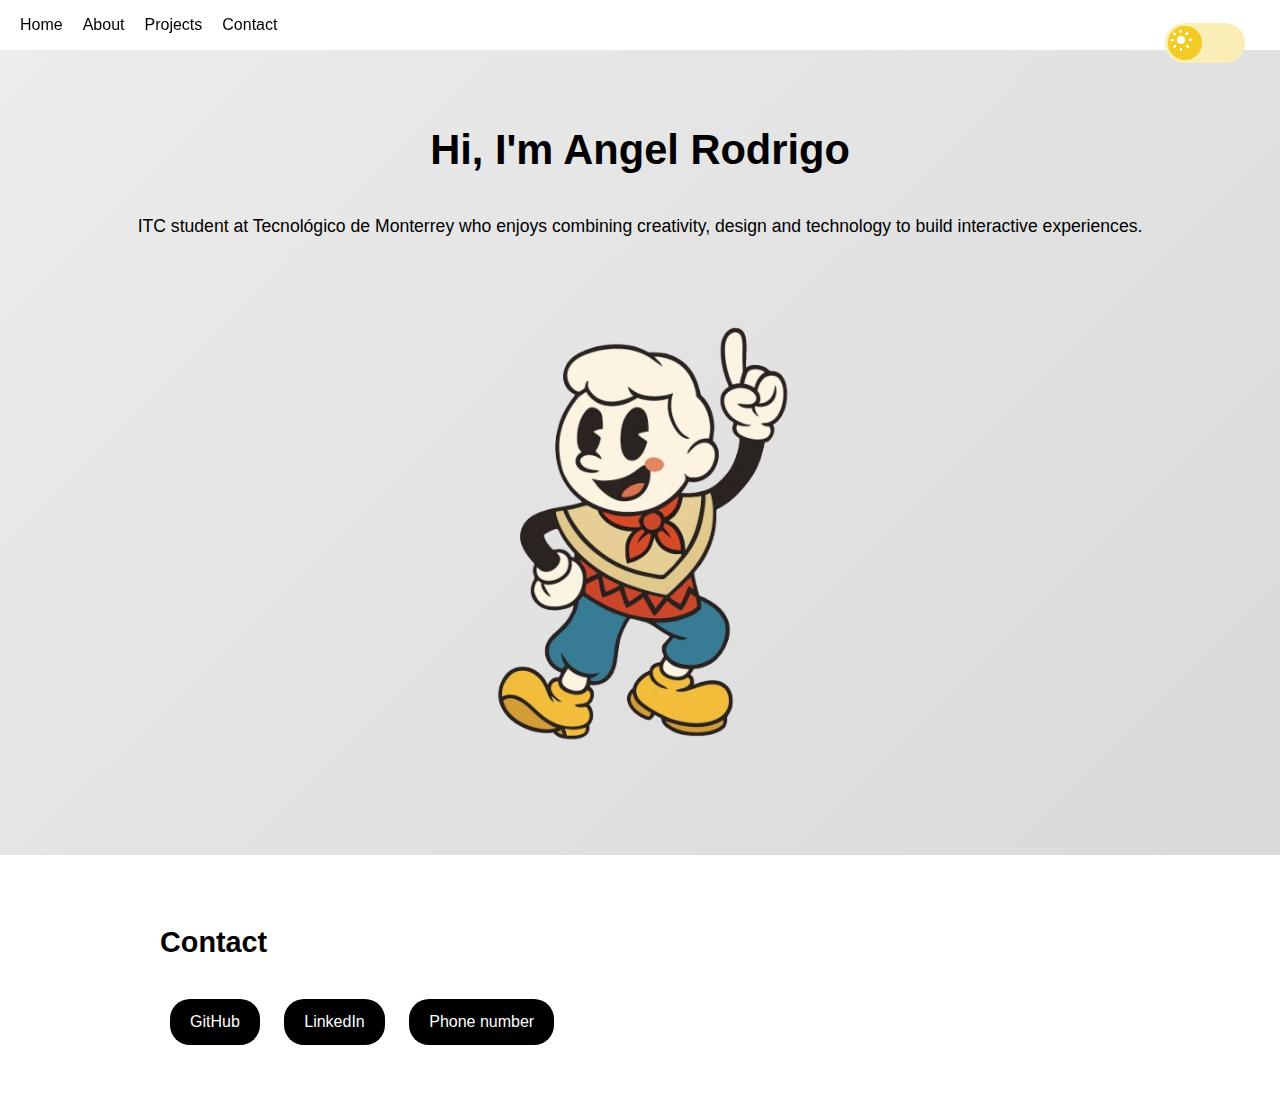
<file: index.html>
<!DOCTYPE html>
<html lang="es">
<head>
    <meta charset="UTF-8">
    <meta name="viewport" content="width=device-width, initial-scale=1.0">  <!-- Vendita linea de codigo -->
    <title>Angel | Portafolio </title>
    <link rel="stylesheet" href="style.css">
</head>
<body>
<nav class="navbar">
  <ul class="nav-links">
    <li><a href="#">Home</a></li>
    <li><a href="about.html">About</a></li>
    <li><a href="projects.html">Projects</a></li>
    <li><a href="#contact">Contact</a></li>
  </ul>
</nav>

    <header>
         <!-- TEXTO -->
  <div class="hero-text">
    <h1>Hi, I'm Angel Rodrigo</h1>
    <p>
      ITC student at Tecnológico de Monterrey who enjoys combining
      creativity, design and technology to build interactive experiences.
    </p>
  </div>

  <!-- IMAGEN -->
  <div class="hero-image">
    <img src="img/photo.png" alt="Angel Rodrigo">
  </div>
        <!-- Theme toggle -->
        <label for="theme" class="theme">
        <span class="theme__toggle-wrap">
            <input 
            id="themeToggle"
            class="theme__toggle"
            type="checkbox"
            role="switch"
            aria-label="Cambiar tema"
            >
            <span class="theme__fill"></span>
            <span class="theme__icon">
            <span class="theme__icon-part"></span>
            <span class="theme__icon-part"></span>
            <span class="theme__icon-part"></span>
            <span class="theme__icon-part"></span>
            <span class="theme__icon-part"></span>
            <span class="theme__icon-part"></span>
            <span class="theme__icon-part"></span>
            <span class="theme__icon-part"></span>
            <span class="theme__icon-part"></span>
            </span>
        </span>
        </label>

    </header>

    <main>

    <section id="contact">
        <h2>Contact</h2>

        <a href="https://github.com/Angel-Rodrigo316" target="_blank" class="contact-btn">
        GitHub
        </a>

        <a href="index.html" target="_blank" class="contact-btn">
            LinkedIn
        </a>

        <a href="tel:+525572114687" class="contact-btn">
            Phone number
        </a>
    </section>
    </main>


    <script src="script.js"></script>
    
</body>

</html>
</file>
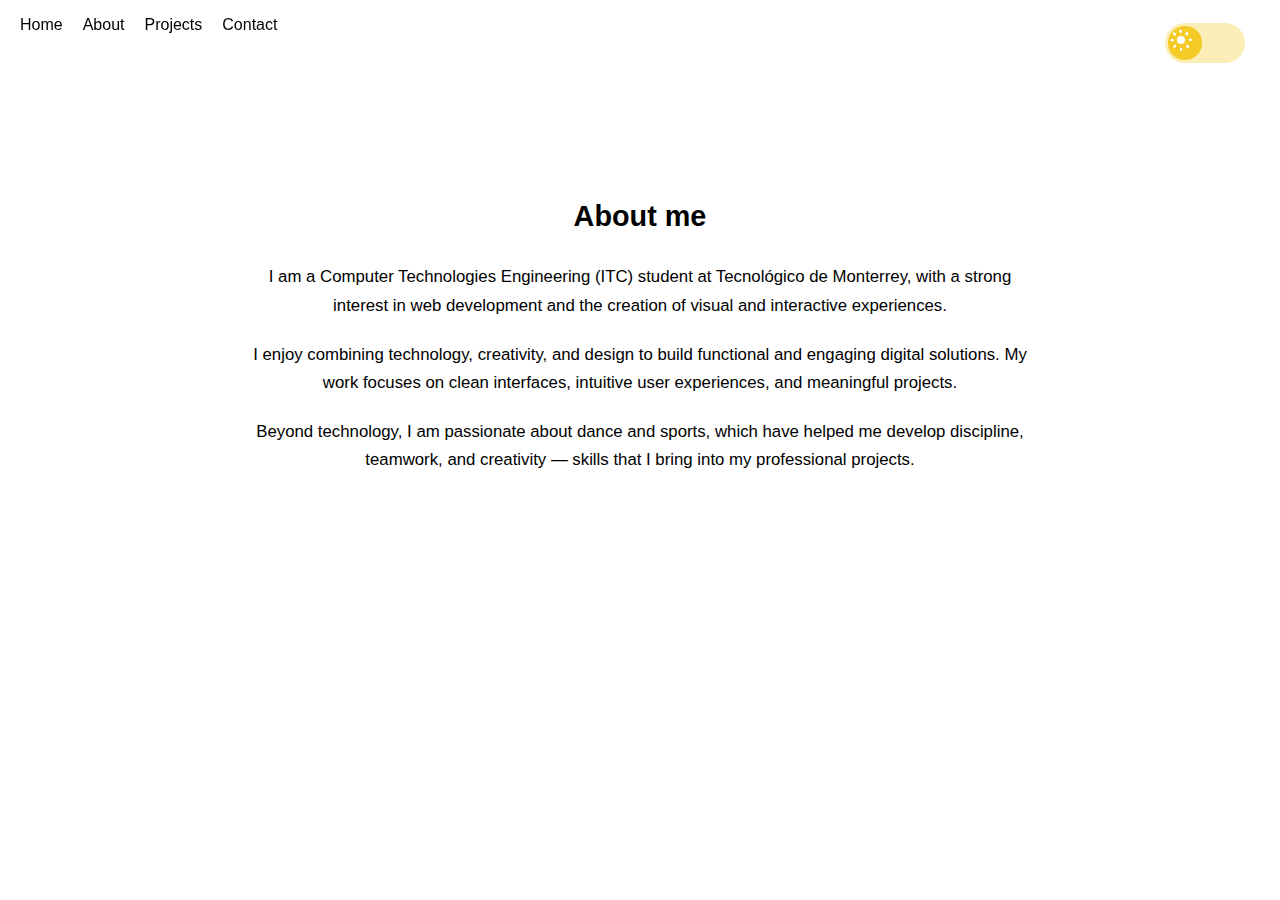
<file: about.html>
<!DOCTYPE html>
<html lang="es">
<head>
  <meta charset="UTF-8">
  <meta name="viewport" content="width=device-width, initial-scale=1.0">
  <title>Angel | About</title>

  <!-- CSS principal -->
  <link rel="stylesheet" href="style.css">
</head>
<body>

<!-- NAVBAR -->
<nav class="navbar">
  <ul class="nav-links">
    <li><a href="index.html">Home</a></li>
    <li><a href="about.html" class="active">About</a></li>
    <li><a href="projects.html">Projects</a></li>
    <li><a href="index.html#contact">Contact</a></li>
  </ul>
</nav>

<!-- Theme toggle -->
<label for="theme" class="theme">
  <span class="theme__toggle-wrap">
    <input 
      id="themeToggle"
      class="theme__toggle"
      type="checkbox"
      role="switch"
      aria-label="Cambiar tema"
    >
    <span class="theme__fill"></span>
    <span class="theme__icon">
      <span class="theme__icon-part"></span>
      <span class="theme__icon-part"></span>
      <span class="theme__icon-part"></span>
      <span class="theme__icon-part"></span>
      <span class="theme__icon-part"></span>
      <span class="theme__icon-part"></span>
      <span class="theme__icon-part"></span>
      <span class="theme__icon-part"></span>
      <span class="theme__icon-part"></span>
    </span>
  </span>
</label>


<main>

  <!-- ABOUT SECTION -->
  <section id="about" class="about-page">
    <h2>About me</h2>

    <p>
      I am a Computer Technologies Engineering (ITC) student at Tecnológico de Monterrey, 
      with a strong interest in web development and the creation of visual and interactive experiences.
    </p>

    <p>
      I enjoy combining technology, creativity, and design to build functional and engaging digital solutions.
      My work focuses on clean interfaces, intuitive user experiences, and meaningful projects.
    </p>

    <p>
      Beyond technology, I am passionate about dance and sports, which have helped me develop discipline,
      teamwork, and creativity — skills that I bring into my professional projects.
    </p>
  </section>

</main>

<!-- JS (para modo oscuro) -->
<script src="script.js"></script>

</body>
</html>
</file>
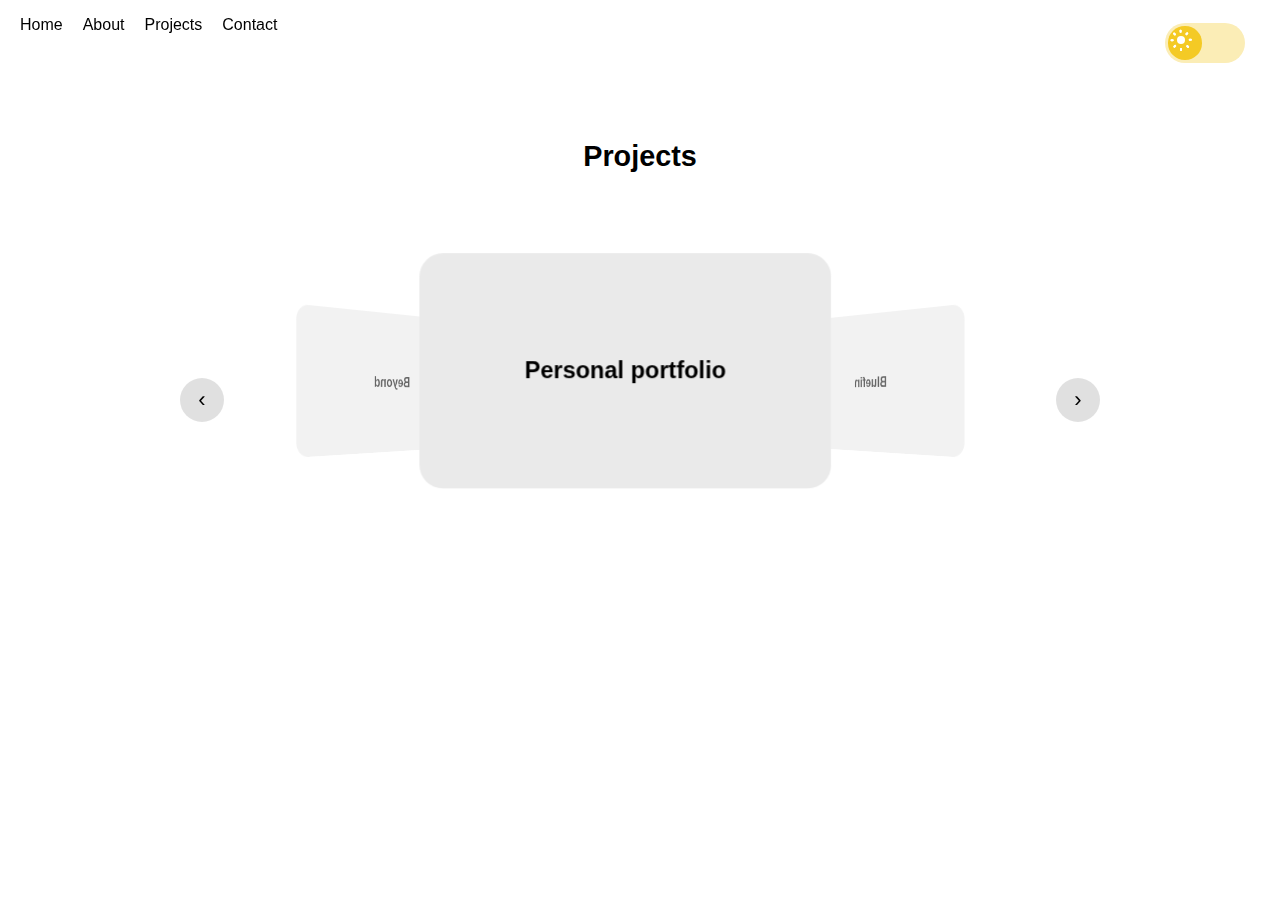
<file: projects.html>
<!DOCTYPE html>
<html lang="es">
<head>
  <meta charset="UTF-8">
  <meta name="viewport" content="width=device-width, initial-scale=1.0">
  <title>Angel | Projects</title>

  <!-- CSS -->
  <link rel="stylesheet" href="style.css">
  <link rel="stylesheet" href="projects.css">
</head>
<body>

<nav class="navbar">
  <ul class="nav-links">
    <li><a href="index.html">Home</a></li>
    <li><a href="index.html">About</a></li>
    <li><a href="projects.html">Projects</a></li>
    <li><a href="index.html#contact">Contact</a></li>
  </ul>
</nav>

<!-- Theme toggle -->
<label class="theme">
  <span class="theme__toggle-wrap">
    <input 
      id="themeToggle"
      class="theme__toggle"
      type="checkbox"
      role="switch"
      aria-label="Cambiar tema"
    >
    <span class="theme__fill"></span>
    <span class="theme__icon">
      <span class="theme__icon-part"></span>
      <span class="theme__icon-part"></span>
      <span class="theme__icon-part"></span>
      <span class="theme__icon-part"></span>
      <span class="theme__icon-part"></span>
      <span class="theme__icon-part"></span>
      <span class="theme__icon-part"></span>
      <span class="theme__icon-part"></span>
      <span class="theme__icon-part"></span>
    </span>
  </span>
</label>

<main>
<section id="projects">
  <h2>Projects</h2>

  <div class="carousel-3d">
    <button class="nav prev">‹</button>

    <div class="carousel-track">
      <div class="project-card" data-project="portafolio">Personal portfolio</div>
      <div class="project-card" data-project="bluefin">Bluefin</div>
      <div class="project-card" data-project="beyond">Beyond</div>
    </div>

    <button class="nav next">›</button>
  </div>
</section>
</main>

<!-- Modal -->
<div id="modal" class="modal hidden">
  <div class="modal-content">
    <span id="closeModal" class="close">&times;</span>
    <h3 id="modalTitle"></h3>
    <p id="modalDescription"></p>
    <a id="modalLink" href="#" target="_blank" class="modal-link hidden">
      View project
    </a>
  </div>
</div>

<!-- JS -->
<script src="script.js"></script>
<script src="projects.js"></script>

</body>
</html>
</file>
<file: style.css>
body {
  font-family: 'Inter', sans-serif;
  margin: 0;
  line-height: 1.6;
}

main {
  max-width: 1000px;
  margin: 0 auto;
  padding: 0 10px;
}

header {
    padding: 40px 15px;
    text-align: center;
    background: linear-gradient(135deg, #ececec, #d9d9d9);
}

section{
    padding: 40px 20px;
}



.project-card:hover {
  box-shadow: 0 15px 30px rgba(0,0,0,0.25);
  background: #ffffff;
}


.dark{
    background: #121212;
    color: white;
}

.dark header{
    background: linear-gradient(135deg, #1f1f1f, #2c2c2c);
}

.dark .project-card {
    background: #1e1e1e;
}

.dark .project-card:hover {
    background: #2a2a2a;
}

.dark .contact-btn {
    background: white;
    color: black;
}


.contact-btn {
    display: inline-block;
    margin: 10px;
    padding: 10px 20px;
    background: #000;
    color: white;
    text-decoration: none;
    border-radius: 20px;
    transition: transform 0.2s ease, background 0.3s ease;
}

.contact-btn:hover {
    background: #333;
    transform: translateY(-2px);
}

.modal {
    position: fixed;
    top: 0;
    left: 0;
    width: 100%;
    height: 100%;
    background: rgba(0,0,0,0.6);
    display: flex;
    align-items: center;
    justify-content: center;
    z-index: 1000;
}

.modal-content {
    background: white;
    padding: 30px;
    border-radius: 10px;
    max-width: 400px;
    width: 90%;
    position: relative;
}

.modal-link {
    display: inline-block;
    margin-top: 20px;
    padding: 12px 24px;

    background: linear-gradient(135deg, #000000, #333333);
    color: #ffffff;
    text-decoration: none;
    font-weight: 600;
    border-radius: 30px;

    transition: 
        transform 0.2s ease,
        box-shadow 0.2s ease,
        background 0.3s ease;
}

.modal-link:hover {
    transform: translateY(-3px);
    box-shadow: 0 10px 20px rgba(0, 0, 0, 0.3);
    background: linear-gradient(135deg, #111111, #444444);
}

.dark .modal-link {
    background: linear-gradient(135deg, #ffffff, #dddddd);
    color: #000000;
}

.dark .modal-link:hover {
    background: linear-gradient(135deg, #f5f5f5, #cccccc);
}


.close {
    position: absolute;
    top: 10px;
    right: 15px;
    font-size: 22px;
    cursor: pointer;
}

.hidden {
    display: none;
}

.dark .modal-content {
    background: #1e1e1e;
}

.in-progress {
    opacity: 0.6;
    cursor: default;
}

/* From Uiverse.io by JkHuger */ 
/* Default */
.theme {
  display: flex;
  align-items: center;
  -webkit-tap-highlight-color: transparent;
  position: fixed;
  top: 20px;
  right: 20px;
  z-index: 999;
}

.theme__fill,
.theme__icon {
  transition: 0.3s;
}

.theme__fill {
  background-color: var(--bg);
  display: block;
  mix-blend-mode: difference;
  position: fixed;
  inset: 0;
  height: 100%;
  transform: translateX(-100%);
  pointer-events: none;
}

.theme__icon,
.theme__toggle {
  z-index: 1;
}

.theme__icon,
.theme__icon-part {
  position: absolute;
}

.theme__icon {
  display: block;
  top: 0.5em;
  left: 0.5em;
  width: 1.5em;
  height: 1.5em;
}

.theme__icon-part {
  border-radius: 50%;
  box-shadow: 0.4em -0.4em 0 0.5em hsl(0,0%,100%) inset;
  top: calc(50% - 0.5em);
  left: calc(50% - 0.5em);
  width: 1em;
  height: 1em;
  transition: box-shadow var(--transDur) ease-in-out,
		opacity var(--transDur) ease-in-out,
		transform var(--transDur) ease-in-out;
  transform: scale(0.5);
}

.theme__icon-part ~ .theme__icon-part {
  background-color: hsl(0,0%,100%);
  border-radius: 0.05em;
  top: 50%;
  left: calc(50% - 0.05em);
  transform: rotate(0deg) translateY(0.5em);
  transform-origin: 50% 0;
  width: 0.1em;
  height: 0.2em;
}

.theme__icon-part:nth-child(3) {
  transform: rotate(45deg) translateY(0.45em);
}

.theme__icon-part:nth-child(4) {
  transform: rotate(90deg) translateY(0.45em);
}

.theme__icon-part:nth-child(5) {
  transform: rotate(135deg) translateY(0.45em);
}

.theme__icon-part:nth-child(6) {
  transform: rotate(180deg) translateY(0.45em);
}

.theme__icon-part:nth-child(7) {
  transform: rotate(225deg) translateY(0.45em);
}

.theme__icon-part:nth-child(8) {
  transform: rotate(270deg) translateY(0.5em);
}

.theme__icon-part:nth-child(9) {
  transform: rotate(315deg) translateY(0.5em);
}

.theme__label,
.theme__toggle,
.theme__toggle-wrap {
  position: relative;
}

.theme__toggle,
.theme__toggle:before {
  display: block;
}

.theme__toggle {
  background-color: hsl(48,90%,85%);
  border-radius: 25% / 50%;
  box-shadow: 0 0 0 0.125em var(--primaryT);
  padding: 0.25em;
  width: 6em;
  height: 3em;
  -webkit-appearance: none;
  appearance: none;
  transition: background-color var(--transDur) ease-in-out,
		box-shadow 0.15s ease-in-out,
		transform var(--transDur) ease-in-out;
}

.theme__toggle:before {
  background-color: hsl(48,90%,55%);
  border-radius: 50%;
  content: "";
  width: 2.5em;
  height: 2.5em;
  transition: 0.3s;
}

.theme__toggle:focus {
  box-shadow: 0 0 0 0.125em var(--primary);
  outline: transparent;
}

/* Checked */
.theme__toggle:checked {
  background-color: hsl(198,90%,15%);
}

.theme__toggle:checked:before,
.theme__toggle:checked ~ .theme__icon {
  transform: translateX(3em);
}

.theme__toggle:checked:before {
  background-color: hsl(198,90%,55%);
}

.theme__toggle:checked ~ .theme__fill {
  transform: translateX(0);
}

.theme__toggle:checked ~ .theme__icon .theme__icon-part:nth-child(1) {
  box-shadow: 0.2em -0.2em 0 0.2em hsl(0,0%,100%) inset;
  transform: scale(1);
  top: 0.2em;
  left: -0.2em;
}

.theme__toggle:checked ~ .theme__icon .theme__icon-part ~ .theme__icon-part {
  opacity: 0;
}

.theme__toggle:checked ~ .theme__icon .theme__icon-part:nth-child(2) {
  transform: rotate(45deg) translateY(0.8em);
}

.theme__toggle:checked ~ .theme__icon .theme__icon-part:nth-child(3) {
  transform: rotate(90deg) translateY(0.8em);
}

.theme__toggle:checked ~ .theme__icon .theme__icon-part:nth-child(4) {
  transform: rotate(135deg) translateY(0.8em);
}

.theme__toggle:checked ~ .theme__icon .theme__icon-part:nth-child(5) {
  transform: rotate(180deg) translateY(0.8em);
}

.theme__toggle:checked ~ .theme__icon .theme__icon-part:nth-child(6) {
  transform: rotate(225deg) translateY(0.8em);
}

.theme__toggle:checked ~ .theme__icon .theme__icon-part:nth-child(7) {
  transform: rotate(270deg) translateY(0.8em);
}

.theme__toggle:checked ~ .theme__icon .theme__icon-part:nth-child(8) {
  transform: rotate(315deg) translateY(0.8em);
}

.theme__toggle:checked ~ .theme__icon .theme__icon-part:nth-child(9) {
  transform: rotate(360deg) translateY(0.8em);
}

.theme__toggle-wrap {
  margin: 0 0.75em;
}

@supports selector(:focus-visible) {
  .theme__toggle:focus {
    box-shadow: 0 0 0 0.125em var(--primaryT);
  }

  .theme__toggle:focus-visible {
    box-shadow: 0 0 0 0.125em var(--primary);
  }
}
/*AQUI ACABA EL BOTON*/


@media (max-width: 480px) {
    .theme {
        top: 10px;
        right: 10px;
        transform: scale(0.85);
    }
}

h1 {
    font-size: clamp(2rem, 5vw, 2.6rem);
}

h2 {
    font-size: clamp(1.4rem, 3.5vw, 1.8rem);
}

p {
    font-size: clamp(1rem, 2.5vw, 1.1rem);
}

@media (max-width: 480px) {
    header {
        padding: 30px 15px;
    }
}

 

/* =========================
   NAVBAR
========================= */

.navbar {
  position: sticky;
  top: 0;
  z-index: 100;
  background: rgba(255, 255, 255, 0.85);
  backdrop-filter: blur(10px);
  padding: 12px 20px;
}

.dark .navbar {
  background: rgba(18, 18, 18, 0.85);
}

.nav-links {
  list-style: none;
  display: flex;
  gap: 20px;
  padding: 0;
  margin: 0;
  justify-content: flex-start; /* alineado a la izquierda */
}

.nav-links a {
  text-decoration: none;
  font-weight: 500;
  color: #000;
  position: relative;
}

.dark .nav-links a {
  color: #fff;
}

.nav-links a::after {
  content: "";
  position: absolute;
  left: 0;
  bottom: -4px;
  width: 0;
  height: 2px;
  background: currentColor;
  transition: width 0.3s ease;
}

.nav-links a:hover::after {
  width: 100%;
}

html {
  scroll-behavior: smooth;
}

.about-page {
  max-width: 800px;
  margin: 0 auto;
  padding: 120px 20px;
  text-align: center;
}

.about-page p {
  margin-bottom: 20px;
  line-height: 1.7;
  font-size: 1.05rem;
}
</file>
<file: projects.css>
#projects {
  padding: 60px 20px;
  text-align: center;
}

#projects h2 {
  margin-bottom: 40px;
}

.carousel-3d {
  position: relative;
  perspective: 1000px;
  display: flex;
  align-items: center;
  justify-content: center;
  width: 100%;
  min-height: 360px;   
  overflow: visible;
}

.carousel-track {
  width: 300px;
  height: 200px;
  position: relative;
  transform-style: preserve-3d;
  transition: transform 0.8s ease;
}

.project-card {
  position: absolute;
  width: 280px;
  height: 160px;
  background: #eaeaea;
  border-radius: 16px;
  display: flex;
  align-items: center;
  justify-content: center;
  font-weight: 600;
  cursor: pointer;
  opacity: 0.6;
  transition:
    transform 0.8s ease,
    opacity 0.8s ease,
    background 0.3s ease,
    box-shadow 0.3s ease;
}

.project-card:hover {
  background: #ffffff;
  box-shadow: 0 15px 30px rgba(0,0,0,0.25);
}

.dark .project-card {
  background: #1e1e1e;
}

.dark .project-card:hover {
  background: #2a2a2a;
}

/* Botones */
.nav {
  position: absolute;
  width: 44px;
  height: 44px;
  border-radius: 50%;
  background: rgba(0,0,0,0.12);
  border: none;
  cursor: pointer;
  display: flex;
  align-items: center;
  justify-content: center;
  font-size: 22px;
  z-index: 10;
}

.nav.prev { left: 20px; }
.nav.next { right: 20px; }

.dark .nav {
  background: rgba(255,255,255,0.15);
  color: #fff;
}

/* MOBILE → swipe */
@media (max-width: 768px) {
  .carousel-3d { perspective: none; }

  .carousel-track {
    display: flex;
    gap: 16px;
    width: 100%;
    height: auto;
    transform: none !important;
    overflow-x: auto;
    scroll-snap-type: x mandatory;
    -webkit-overflow-scrolling: touch;
    padding: 10px 5px;
  }

  .project-card {
    position: relative;
    min-width: 240px;
    height: 150px;
    transform: none !important;
    opacity: 1;
    scroll-snap-align: center;
    flex-shrink: 0;
  }

  .nav {
    display: none;
  }
}
</file>
